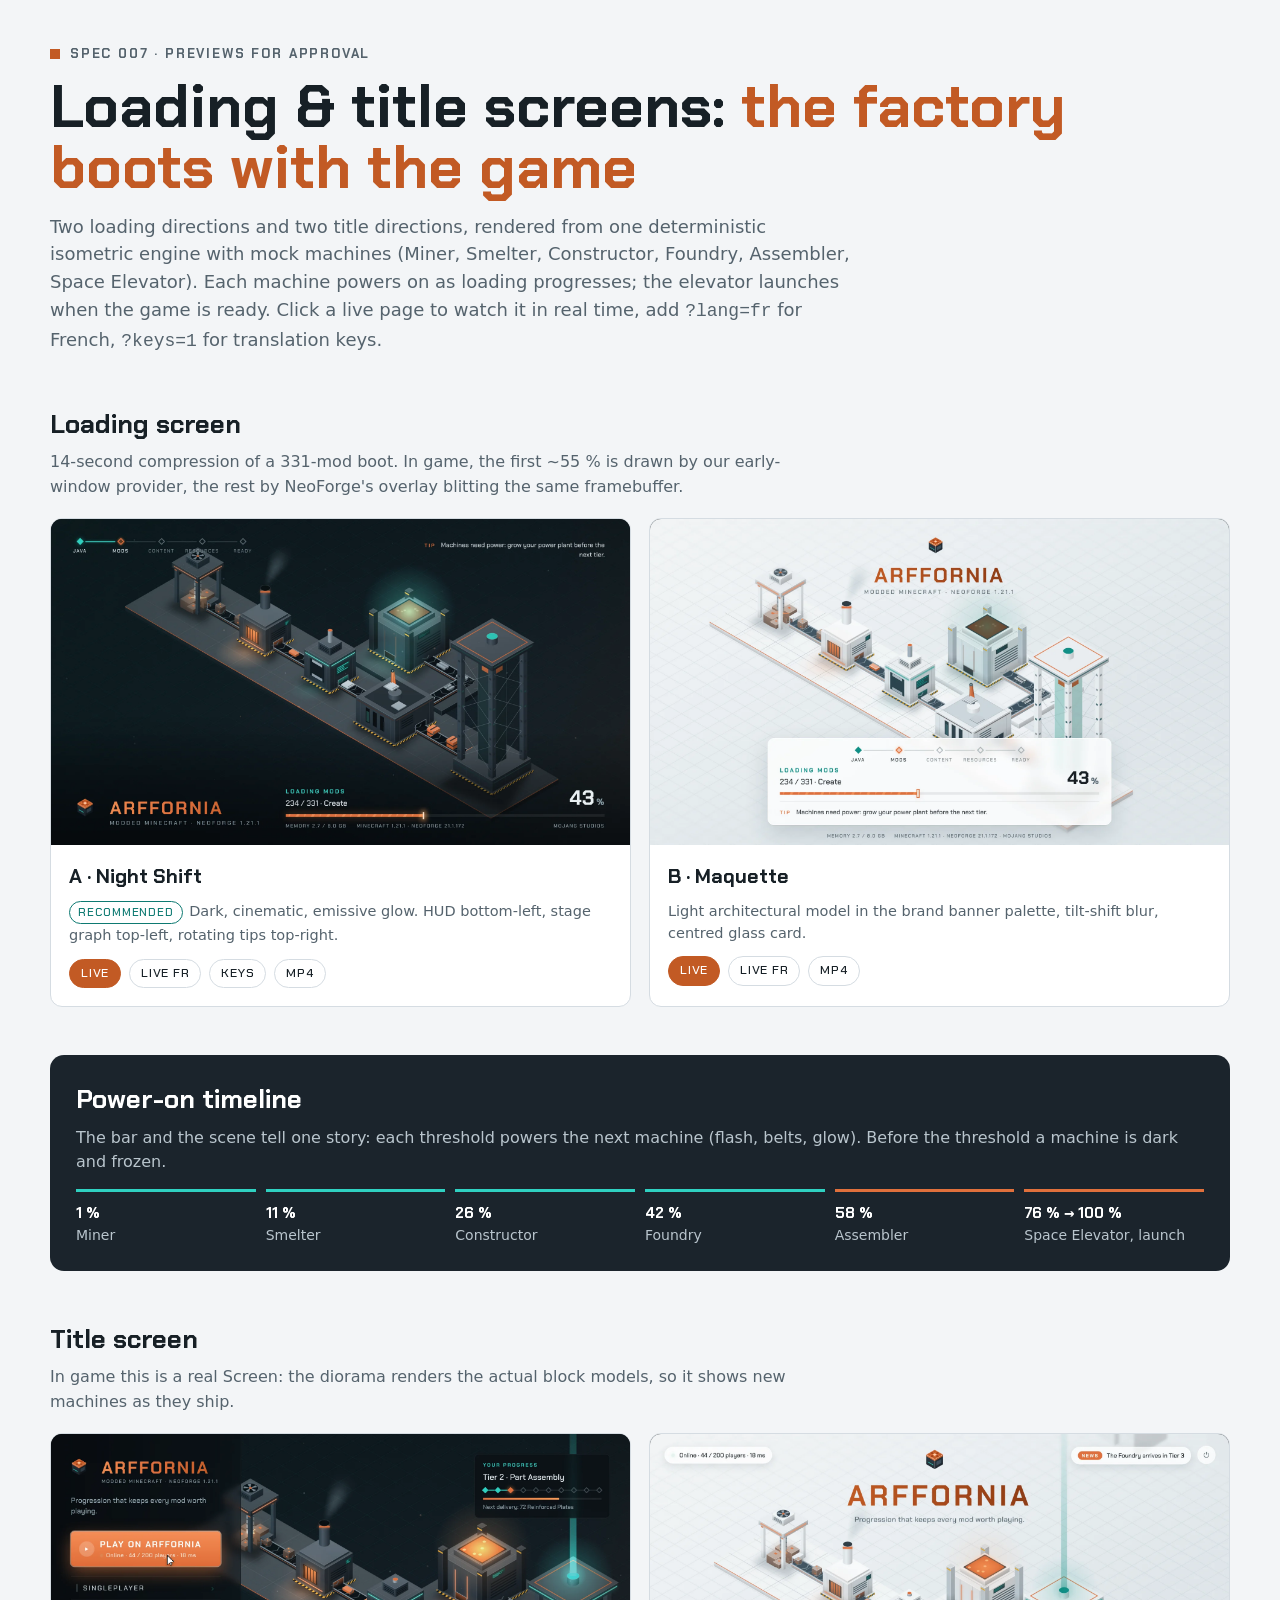
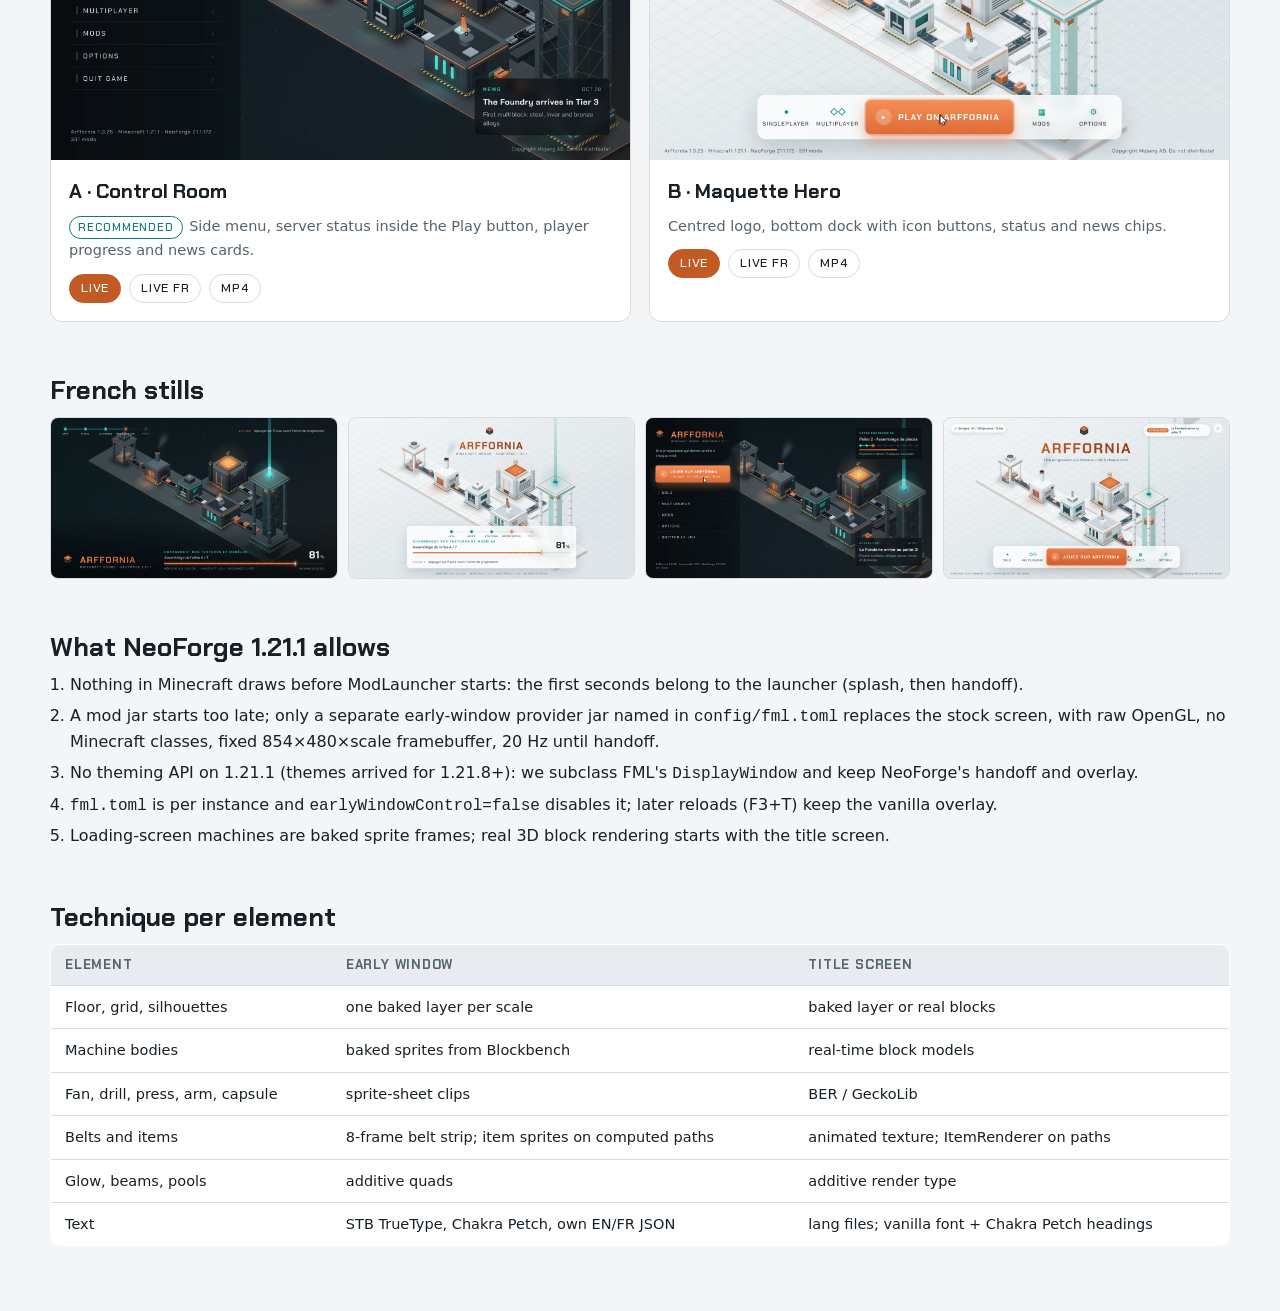
<file: docs/specs/007-loading-and-title-screen/previews/index.html>
<!doctype html>
<html lang="en">
<head>
<meta charset="utf-8">
<meta name="viewport" content="width=device-width, initial-scale=1">
<title>Arffornia Screen Previews</title>
<style>
@font-face { font-family: "Chakra Petch"; src: url("fonts/ChakraPetch-Medium.ttf") format("truetype"); font-weight: 500; }
@font-face { font-family: "Chakra Petch"; src: url("fonts/ChakraPetch-Bold.ttf") format("truetype"); font-weight: 700; }
:root{
  --bg:#f3f5f7; --panel:#ffffff; --sunk:#e8ecf0; --line:#d5dce2;
  --ink:#172026; --muted:#55636d;
  --orange:#c25a24; --orange-ink:#a8461a; --teal:#0e7a72; --belt:#1b242c; --belt-ink:#eef2f5;
  --f-display:"Chakra Petch", system-ui, sans-serif;
  --f-body:system-ui, -apple-system, "Segoe UI", sans-serif;
}
@media (prefers-color-scheme: dark){:root:not([data-theme="light"]){
  --bg:#0e1317; --panel:#151c22; --sunk:#10161b; --line:#2a333c; --ink:#e6ecef; --muted:#9aa9b3;
  --orange:#f0894a; --orange-ink:#f59a62; --teal:#3cc2b5; --belt:#0a0d12; color-scheme:dark}}
:root[data-theme="dark"]{
  --bg:#0e1317; --panel:#151c22; --sunk:#10161b; --line:#2a333c; --ink:#e6ecef; --muted:#9aa9b3;
  --orange:#f0894a; --orange-ink:#f59a62; --teal:#3cc2b5; --belt:#0a0d12; color-scheme:dark}
*{box-sizing:border-box}
body{margin:0;background:var(--bg);color:var(--ink);font-family:var(--f-body);font-size:16px;line-height:1.55;padding:0 16px}
.wrap{max-width:1180px;margin:0 auto;padding:44px 0 72px;display:flex;flex-direction:column;gap:48px}
a{color:var(--orange-ink);text-underline-offset:3px}
.eyebrow{font-family:var(--f-display);font-weight:700;letter-spacing:.14em;text-transform:uppercase;font-size:13px;color:var(--muted);display:flex;align-items:center;gap:10px}
.eyebrow::before{content:"";width:10px;height:10px;background:var(--orange)}
h1{font-family:var(--f-display);font-weight:700;font-size:clamp(34px,6vw,60px);line-height:1.02;margin:12px 0 0}
h1 span{color:var(--orange)}
.lead{color:var(--muted);max-width:70ch;font-size:18px;margin:14px 0 0}
h2{font-family:var(--f-display);font-size:26px;margin:0 0 6px}
.sub{color:var(--muted);margin:0 0 18px;max-width:75ch}
.grid{display:grid;grid-template-columns:repeat(2,minmax(0,1fr));gap:18px}
.card{background:var(--panel);border:1px solid var(--line);border-radius:12px;overflow:hidden;display:flex;flex-direction:column;min-width:0}
.card video{display:block;width:100%;aspect-ratio:16/9;background:#0b1116}
.card .body{padding:16px 18px 18px;display:flex;flex-direction:column;gap:8px}
.card h3{margin:0;font-family:var(--f-display);font-size:20px}
.card p{margin:0;color:var(--muted);font-size:14.5px}
.links{display:flex;flex-wrap:wrap;gap:8px;margin-top:4px}
.links a{font-family:var(--f-display);font-size:12.5px;letter-spacing:.06em;text-transform:uppercase;text-decoration:none;border:1px solid var(--line);border-radius:999px;padding:4px 11px;color:var(--ink)}
.links a.primary{background:var(--orange);border-color:var(--orange);color:#fff}
.tag{display:inline-block;font-family:var(--f-display);font-size:11.5px;letter-spacing:.08em;text-transform:uppercase;border:1px solid var(--teal);color:var(--teal);border-radius:999px;padding:2px 8px;margin-right:6px}
.belt{background:var(--belt);color:var(--belt-ink);border-radius:14px;padding:24px 26px}
.belt h2{color:#fff}
.steps{display:grid;grid-template-columns:repeat(6,minmax(0,1fr));gap:10px;margin-top:14px}
.step{border-top:3px solid #2fd1c1;padding-top:10px;font-size:14px;color:#b9c5cd}
.step b{display:block;font-family:var(--f-display);color:#fff;font-size:15px}
.step.late{border-color:#e0703c}
table{border-collapse:collapse;width:100%;font-size:14.5px;background:var(--panel);border:1px solid var(--line);border-radius:10px;overflow:hidden}
th,td{text-align:left;padding:10px 14px;border-top:1px solid var(--line);vertical-align:top}
th{background:var(--sunk);font-family:var(--f-display);font-size:13px;letter-spacing:.06em;text-transform:uppercase;color:var(--muted);border-top:0}
ol.lim{margin:0;padding-left:20px;display:flex;flex-direction:column;gap:6px}
.stills{display:grid;grid-template-columns:repeat(4,minmax(0,1fr));gap:10px}
.stills a{display:block;border:1px solid var(--line);border-radius:8px;overflow:hidden}
.stills img{display:block;width:100%;height:auto}
@media (max-width:820px){.grid{grid-template-columns:1fr}.steps{grid-template-columns:repeat(2,minmax(0,1fr))}.stills{grid-template-columns:repeat(2,minmax(0,1fr))}}
</style>
</head>
<body>
<div class="wrap">
  <header>
    <div class="eyebrow">Spec 007 · previews for approval</div>
    <h1>Loading &amp; title screens: <span>the factory boots with the game</span></h1>
    <p class="lead">Two loading directions and two title directions, rendered from one deterministic isometric engine with mock machines (Miner, Smelter, Constructor, Foundry, Assembler, Space Elevator). Each machine powers on as loading progresses; the elevator launches when the game is ready. Click a live page to watch it in real time, add <code>?lang=fr</code> for French, <code>?keys=1</code> for translation keys.</p>
  </header>

  <section>
    <h2>Loading screen</h2>
    <p class="sub">14-second compression of a 331-mod boot. In game, the first ~55 % is drawn by our early-window provider, the rest by NeoForge's overlay blitting the same framebuffer.</p>
    <div class="grid">
      <article class="card">
        <video src="../loading-a.en.mp4" autoplay muted loop playsinline poster="../loading-a.en.webp"></video>
        <div class="body"><h3>A · Night Shift</h3><p><span class="tag">recommended</span>Dark, cinematic, emissive glow. HUD bottom-left, stage graph top-left, rotating tips top-right.</p>
          <div class="links"><a class="primary" href="loading-a.html">Live</a><a href="loading-a.html?lang=fr">Live FR</a><a href="loading-a.html?keys=1">Keys</a><a href="../loading-a.en.mp4">MP4</a></div></div>
      </article>
      <article class="card">
        <video src="../loading-b.en.mp4" autoplay muted loop playsinline poster="../loading-b.en.webp"></video>
        <div class="body"><h3>B · Maquette</h3><p>Light architectural model in the brand banner palette, tilt-shift blur, centred glass card.</p>
          <div class="links"><a class="primary" href="loading-b.html">Live</a><a href="loading-b.html?lang=fr">Live FR</a><a href="../loading-b.en.mp4">MP4</a></div></div>
      </article>
    </div>
  </section>

  <section class="belt">
    <h2>Power-on timeline</h2>
    <p style="margin:0;color:#b9c5cd">The bar and the scene tell one story: each threshold powers the next machine (flash, belts, glow). Before the threshold a machine is dark and frozen.</p>
    <div class="steps">
      <div class="step"><b>1 %</b>Miner</div><div class="step"><b>11 %</b>Smelter</div><div class="step"><b>26 %</b>Constructor</div>
      <div class="step"><b>42 %</b>Foundry</div><div class="step late"><b>58 %</b>Assembler</div><div class="step late"><b>76 % → 100 %</b>Space Elevator, launch</div>
    </div>
  </section>

  <section>
    <h2>Title screen</h2>
    <p class="sub">In game this is a real Screen: the diorama renders the actual block models, so it shows new machines as they ship.</p>
    <div class="grid">
      <article class="card">
        <video src="../title-a.en.mp4" autoplay muted loop playsinline poster="../title-a.en.webp"></video>
        <div class="body"><h3>A · Control Room</h3><p><span class="tag">recommended</span>Side menu, server status inside the Play button, player progress and news cards.</p>
          <div class="links"><a class="primary" href="title-a.html">Live</a><a href="title-a.html?lang=fr">Live FR</a><a href="../title-a.en.mp4">MP4</a></div></div>
      </article>
      <article class="card">
        <video src="../title-b.en.mp4" autoplay muted loop playsinline poster="../title-b.en.webp"></video>
        <div class="body"><h3>B · Maquette Hero</h3><p>Centred logo, bottom dock with icon buttons, status and news chips.</p>
          <div class="links"><a class="primary" href="title-b.html">Live</a><a href="title-b.html?lang=fr">Live FR</a><a href="../title-b.en.mp4">MP4</a></div></div>
      </article>
    </div>
  </section>

  <section>
    <h2>French stills</h2>
    <div class="stills">
      <a href="../loading-a.fr.webp"><img src="../loading-a.fr.webp" alt="Loading A in French"></a>
      <a href="../loading-b.fr.webp"><img src="../loading-b.fr.webp" alt="Loading B in French"></a>
      <a href="../title-a.fr.webp"><img src="../title-a.fr.webp" alt="Title A in French"></a>
      <a href="../title-b.fr.webp"><img src="../title-b.fr.webp" alt="Title B in French"></a>
    </div>
  </section>

  <section>
    <h2>What NeoForge 1.21.1 allows</h2>
    <ol class="lim">
      <li>Nothing in Minecraft draws before ModLauncher starts: the first seconds belong to the launcher (splash, then handoff).</li>
      <li>A mod jar starts too late; only a separate early-window provider jar named in <code>config/fml.toml</code> replaces the stock screen, with raw OpenGL, no Minecraft classes, fixed 854×480×scale framebuffer, 20 Hz until handoff.</li>
      <li>No theming API on 1.21.1 (themes arrived for 1.21.8+): we subclass FML's <code>DisplayWindow</code> and keep NeoForge's handoff and overlay.</li>
      <li><code>fml.toml</code> is per instance and <code>earlyWindowControl=false</code> disables it; later reloads (F3+T) keep the vanilla overlay.</li>
      <li>Loading-screen machines are baked sprite frames; real 3D block rendering starts with the title screen.</li>
    </ol>
  </section>

  <section>
    <h2>Technique per element</h2>
    <table>
      <tr><th>Element</th><th>Early window</th><th>Title screen</th></tr>
      <tr><td>Floor, grid, silhouettes</td><td>one baked layer per scale</td><td>baked layer or real blocks</td></tr>
      <tr><td>Machine bodies</td><td>baked sprites from Blockbench</td><td>real-time block models</td></tr>
      <tr><td>Fan, drill, press, arm, capsule</td><td>sprite-sheet clips</td><td>BER / GeckoLib</td></tr>
      <tr><td>Belts and items</td><td>8-frame belt strip; item sprites on computed paths</td><td>animated texture; ItemRenderer on paths</td></tr>
      <tr><td>Glow, beams, pools</td><td>additive quads</td><td>additive render type</td></tr>
      <tr><td>Text</td><td>STB TrueType, Chakra Petch, own EN/FR JSON</td><td>lang files; vanilla font + Chakra Petch headings</td></tr>
    </table>
  </section>
</div>
</body>
</html>
</file>
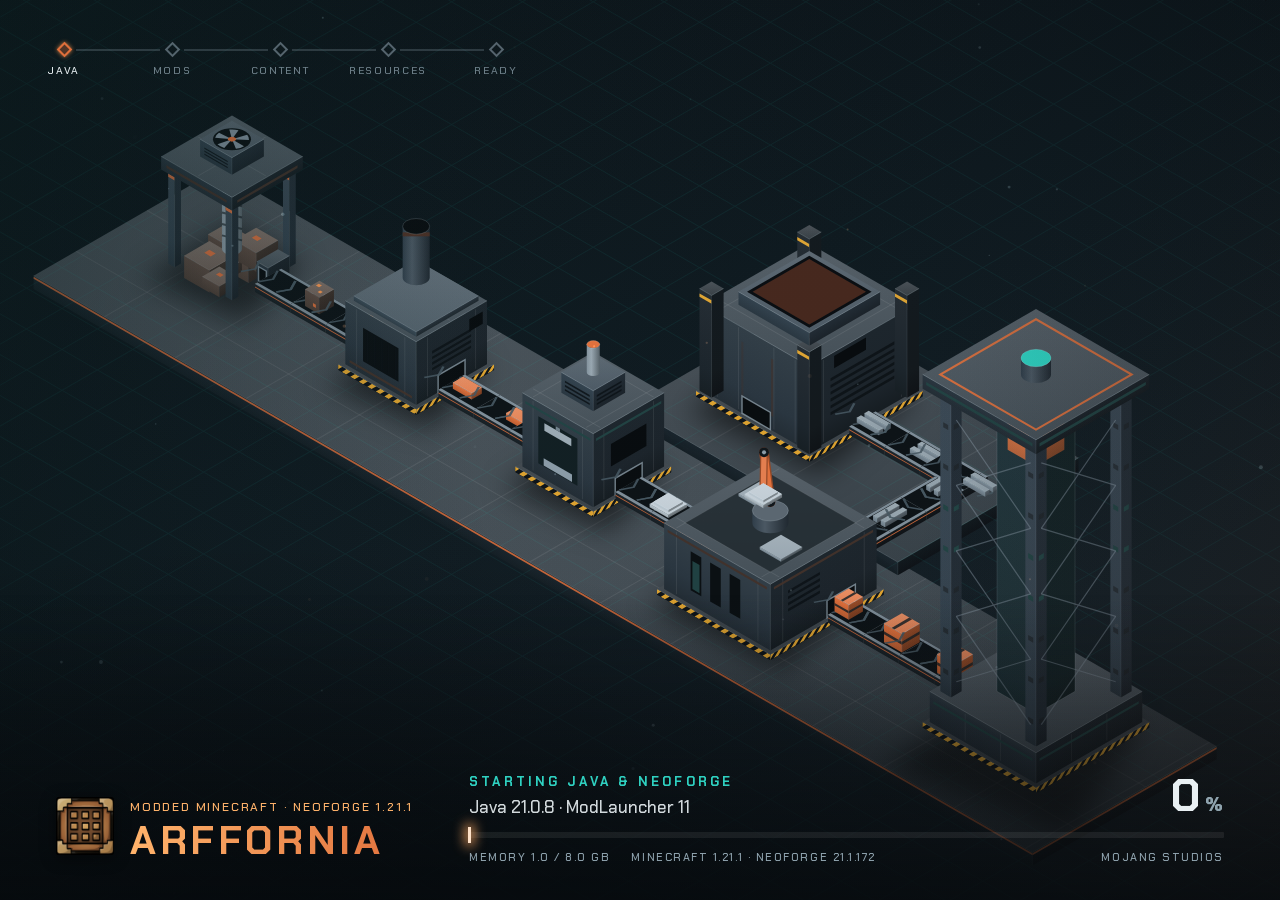
<file: docs/specs/007-loading-and-title-screen/previews/loading-a.html>
<!doctype html>
<html lang="en">
<head>
<meta charset="utf-8">
<meta name="viewport" content="width=device-width, initial-scale=1">
<title>Arffornia Loading A · Night Shift</title>
<link rel="stylesheet" href="screens.css">
</head>
<body>
<canvas id="c"></canvas>
<div id="hud"></div>
<script>window.VIEW = "loading-a";</script>
<script src="engine.js"></script>
<script src="screens.js"></script>
</body>
</html>
</file>
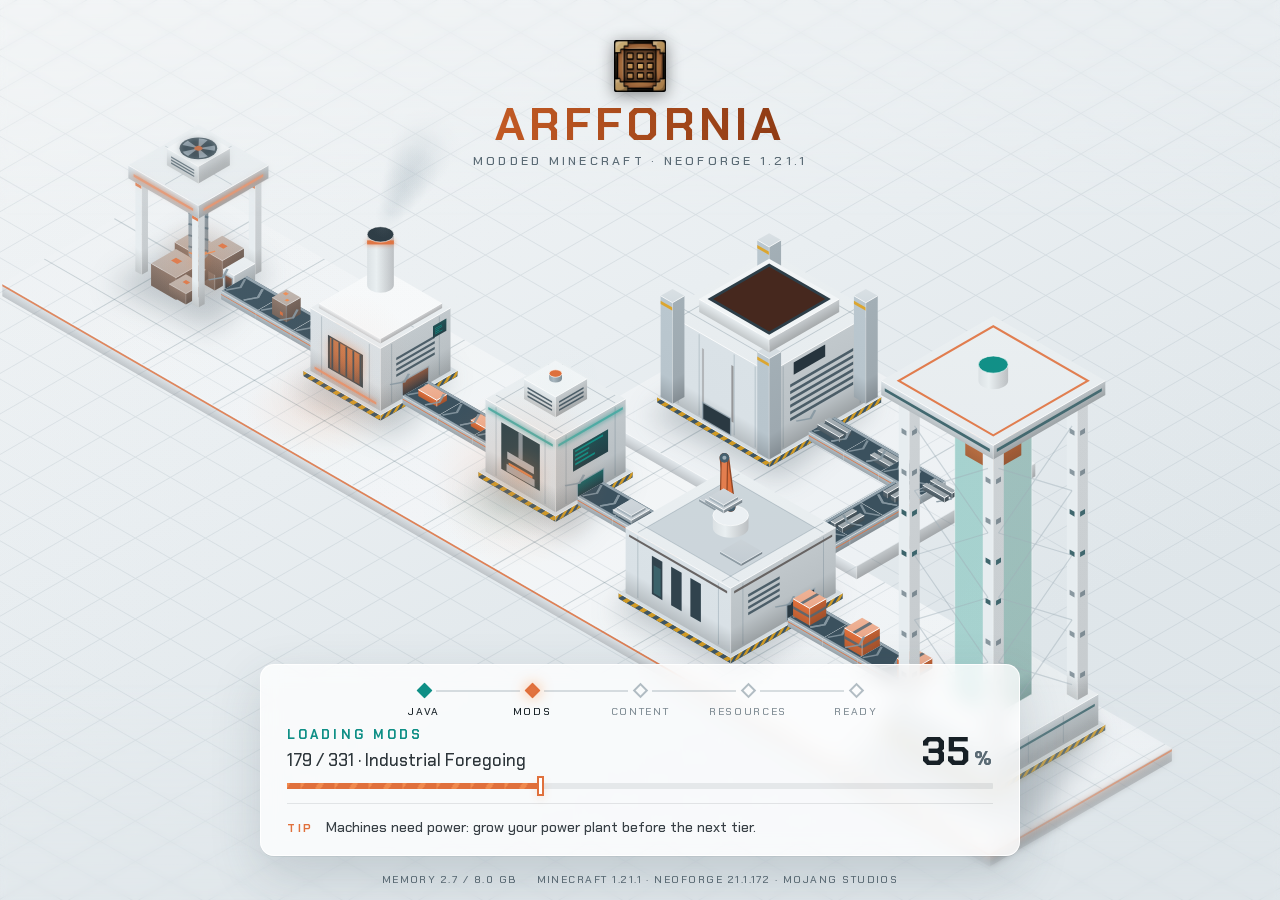
<file: docs/specs/007-loading-and-title-screen/previews/loading-b.html>
<!doctype html>
<html lang="en">
<head>
<meta charset="utf-8">
<meta name="viewport" content="width=device-width, initial-scale=1">
<title>Arffornia Loading B · Maquette</title>
<link rel="stylesheet" href="screens.css">
</head>
<body>
<canvas id="c"></canvas>
<div id="hud"></div>
<script>window.VIEW = "loading-b";</script>
<script src="engine.js"></script>
<script src="screens.js"></script>
</body>
</html>
</file>
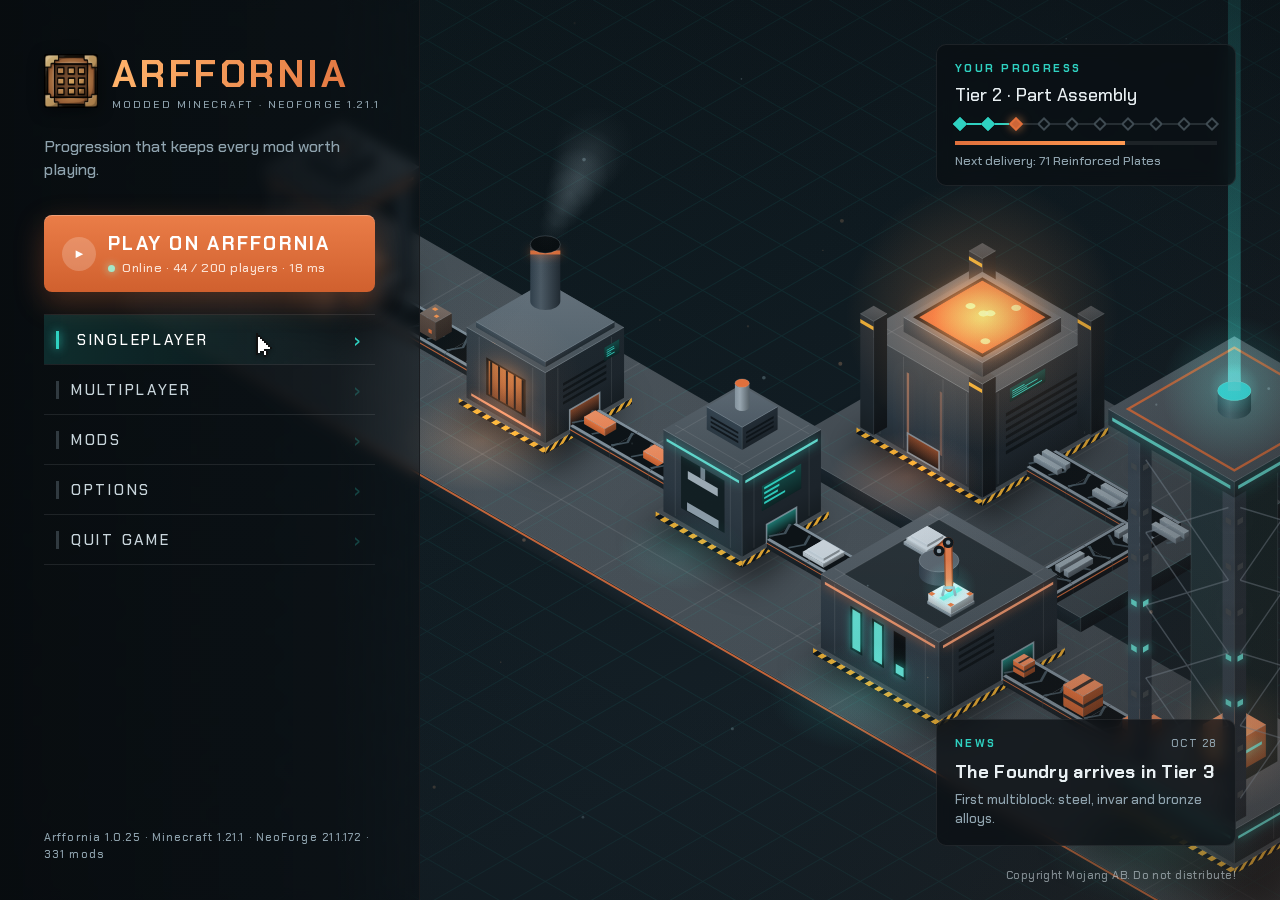
<file: docs/specs/007-loading-and-title-screen/previews/title-a.html>
<!doctype html>
<html lang="en">
<head>
<meta charset="utf-8">
<meta name="viewport" content="width=device-width, initial-scale=1">
<title>Arffornia Title A · Control Room</title>
<link rel="stylesheet" href="screens.css">
</head>
<body>
<canvas id="c"></canvas>
<div id="hud"></div>
<script>window.VIEW = "title-a";</script>
<script src="engine.js"></script>
<script src="screens.js"></script>
</body>
</html>
</file>
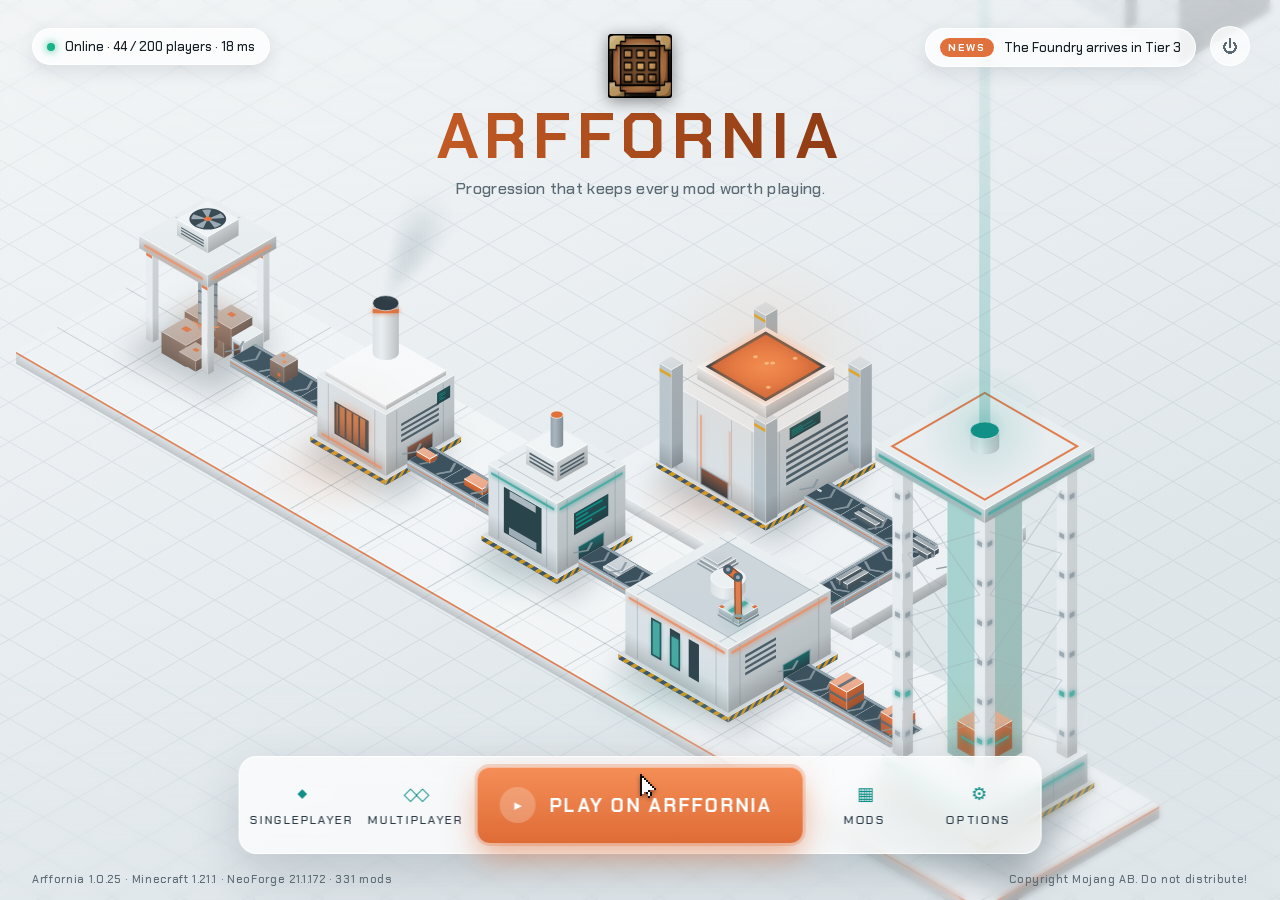
<file: docs/specs/007-loading-and-title-screen/previews/title-b.html>
<!doctype html>
<html lang="en">
<head>
<meta charset="utf-8">
<meta name="viewport" content="width=device-width, initial-scale=1">
<title>Arffornia Title B · Maquette Hero</title>
<link rel="stylesheet" href="screens.css">
</head>
<body>
<canvas id="c"></canvas>
<div id="hud"></div>
<script>window.VIEW = "title-b";</script>
<script src="engine.js"></script>
<script src="screens.js"></script>
</body>
</html>
</file>
<file: docs/specs/007-loading-and-title-screen/previews/screens.css>
/* Arffornia screen previews: HUD and menus. No CSS transitions or animations: every frame is driven from JS so recordings are deterministic. */
@font-face { font-family: "Chakra Petch"; src: url("fonts/ChakraPetch-Medium.ttf") format("truetype"); font-weight: 500; }
@font-face { font-family: "Chakra Petch"; src: url("fonts/ChakraPetch-Bold.ttf") format("truetype"); font-weight: 700; }

:root { --orange: #e0703c; --orange-hot: #ff9a52; --teal: #2fd1c1; --teal-deep: #0f8f86; --ink: #e9f0f3; --muted: #8fa3ae; --line: rgba(255,255,255,.09); --ready: 0; --intro: 1; }
* { box-sizing: border-box; }
html, body { margin: 0; height: 100%; overflow: hidden; background: #0b1116; }
body { font-family: "Chakra Petch", system-ui, sans-serif; font-weight: 500; color: var(--ink); -webkit-font-smoothing: antialiased; }
body.maquette { --ink: #172026; --muted: #5a6a74; --teal: #0f8f86; --line: rgba(23,32,38,.1); background: #e9eef1; }
#c { position: fixed; inset: 0; width: 100vw; height: 100vh; display: block; }
#hud { position: fixed; inset: 0; pointer-events: none; }
.phase { position: absolute; top: 10px; left: 50%; transform: translateX(-50%); font-size: 11px; letter-spacing: .12em; text-transform: uppercase; color: #ffd166; opacity: .8; }

/* ---------- shared bits ---------- */
.word { font-weight: 700; letter-spacing: .09em; line-height: .95; background: linear-gradient(90deg, #ffb36b, #e0703c); /* round 4: the org banner's title gradient */ -webkit-background-clip: text; background-clip: text; color: transparent; }
.maquette .word { background: linear-gradient(90deg, #c25a24, #8f3b14); -webkit-background-clip: text; background-clip: text; }
.sub { font-size: 12.5px; letter-spacing: .26em; text-transform: uppercase; color: var(--muted); margin-top: 6px; }
.dia { display: inline-block; width: 11px; height: 11px; transform: rotate(45deg); border: 2px solid rgba(143,163,174,.55); background: transparent; }
.pips { display: flex; align-items: center; }
.pip { display: flex; flex-direction: column; align-items: center; gap: 8px; width: 16px; position: relative; }
.pip span { position: absolute; top: 20px; white-space: nowrap; font-size: 10.5px; letter-spacing: .16em; text-transform: uppercase; color: var(--muted); opacity: .75; }
.pip.done .dia { background: var(--teal); border-color: var(--teal); box-shadow: 0 0 10px rgba(47,209,193,.55); }
.pip.active .dia { border-color: var(--orange); background: rgba(224,112,60, var(--pulse)); box-shadow: 0 0 calc(14px * var(--pulse)) rgba(255,154,82,.8); }
.pip.active span, .pip.done span { opacity: 1; color: var(--ink); }
.pips .link { display: block; width: 84px; height: 2px; background: rgba(143,163,174,.25); margin: 0 4px; }
.pips .link.done { background: var(--teal); box-shadow: 0 0 6px rgba(47,209,193,.5); }
.bar { position: relative; height: 6px; background: rgba(255,255,255,.07); border-radius: 1px; }
.bar .fill { position: absolute; left: 0; top: 0; bottom: 0; background: repeating-linear-gradient(-60deg, #e0703c 0 12px, #f08a4e 12px 17px); background-size: 34px 6px; box-shadow: 0 0 18px rgba(255,140,70,.45); }
.bar .head { position: absolute; top: -5px; width: 3px; height: 16px; margin-left: -1px; background: #ffe2c8; box-shadow: 0 0 12px 3px rgba(255,170,100,.85); }
.pct { font-weight: 700; font-size: 46px; line-height: 1; font-variant-numeric: tabular-nums; letter-spacing: .02em; }
.pct small { font-size: 20px; color: var(--muted); margin-left: 3px; }
.stage { font-weight: 700; font-size: 13px; letter-spacing: .24em; text-transform: uppercase; color: var(--teal); }
.detail { font-size: 17px; margin-top: 6px; color: var(--ink); opacity: .9; }
.tip b { font-weight: 700; letter-spacing: .24em; font-size: 11px; color: var(--orange); margin-right: 12px; }
.tip span { font-size: 14px; color: var(--ink); opacity: .85; }
.mem, .meta, .lb-meta { font-variant-numeric: tabular-nums; }

/* ---------- loading A: Night Shift ---------- */
.loading-a .la-top { position: absolute; top: 44px; left: 56px; right: 56px; display: flex; justify-content: space-between; align-items: flex-start; }
.loading-a .tip { max-width: 420px; text-align: right; padding-top: 2px; }
.loading-a .la-bottom { position: absolute; left: 56px; right: 56px; bottom: 36px; display: grid; grid-template-columns: auto minmax(0, 1fr); gap: 56px; align-items: end; }
.loading-a .brand { display: flex; align-items: center; gap: 16px; padding-bottom: 4px; }
.loading-a .brand .word { font-size: 40px; }
.loading-a .status .row { display: flex; justify-content: space-between; align-items: flex-end; margin-bottom: 14px; }
.loading-a .meta { display: flex; gap: 22px; margin-top: 12px; font-size: 11px; letter-spacing: .14em; text-transform: uppercase; color: var(--muted); }
.loading-a .meta .moj { margin-left: auto; }
.loading-a::before { content: ""; position: fixed; left: 0; right: 0; bottom: 0; height: 34%; z-index: 1; pointer-events: none; background: linear-gradient(rgba(6,10,13,0), rgba(6,10,13,.82)); }
.loading-a::after { content: ""; position: fixed; inset: 0; pointer-events: none; background: radial-gradient(120% 90% at 20% 110%, rgba(6,10,13,.88), rgba(6,10,13,0) 55%); }
.loading-a #hud { z-index: 2; }

/* ---------- loading B: Maquette ---------- */
.lb-tilt { position: fixed; left: 0; right: 0; height: 24%; backdrop-filter: blur(3px); -webkit-backdrop-filter: blur(3px); }
.lb-tilt.top { top: 0; -webkit-mask-image: linear-gradient(#000, transparent); mask-image: linear-gradient(#000, transparent); }
.lb-tilt.bottom { bottom: 0; -webkit-mask-image: linear-gradient(transparent, #000); mask-image: linear-gradient(transparent, #000); }
.loading-b .lb-brand { position: absolute; top: 40px; left: 0; right: 0; display: flex; flex-direction: column; align-items: center; }
.loading-b .lb-brand .word { font-size: 46px; margin-top: 6px; }
.loading-b .lb-card { position: absolute; left: 50%; bottom: 44px; width: min(760px, calc(100% - 64px)); transform: translateX(-50%); background: rgba(255,255,255,.78); backdrop-filter: blur(10px) saturate(1.2); -webkit-backdrop-filter: blur(10px); border: 1px solid rgba(255,255,255,.9); box-shadow: 0 18px 50px rgba(46,66,80,.18), 0 1px 0 rgba(23,32,38,.06); border-radius: 14px; padding: 20px 26px 18px; }
.loading-b .lb-card .pips { justify-content: center; margin-bottom: 30px; }
.loading-b .lb-card .row { display: flex; justify-content: space-between; align-items: flex-end; margin-bottom: 12px; }
.loading-b .pct { font-size: 40px; }
.loading-b .bar { background: rgba(23,32,38,.08); }
.loading-b .bar .fill { box-shadow: none; }
.loading-b .bar .head { background: #fff; box-shadow: 0 0 0 2px #e0703c, 0 4px 10px rgba(224,112,60,.4); }
.loading-b .dia { border-color: rgba(70,96,111,.4); }
.loading-b .pip.done .dia { box-shadow: none; }
.loading-b .pips .link { background: rgba(70,96,111,.2); }
.loading-b .pips .link.done { box-shadow: none; }
.loading-b .tip { margin-top: 14px; padding-top: 12px; border-top: 1px solid var(--line); }
.loading-b .lb-meta { position: absolute; left: 0; right: 0; bottom: 14px; display: flex; justify-content: center; gap: 20px; font-size: 10.5px; letter-spacing: .14em; text-transform: uppercase; color: var(--muted); }

/* ---------- title A: Control Room ---------- */
.title-a .ta-panel { position: absolute; left: 0; top: 0; bottom: 0; width: 420px; padding: 54px 44px 36px; display: flex; flex-direction: column; background: linear-gradient(90deg, rgba(8,12,15,.94), rgba(10,15,19,.80) 80%, rgba(10,15,19,.55)); border-right: 1px solid rgba(255,255,255,.06); backdrop-filter: blur(6px); -webkit-backdrop-filter: blur(6px); transform: translateX(calc((1 - var(--intro)) * -40px)); opacity: var(--intro); }
.title-a .brand { display: flex; align-items: center; gap: 14px; }
.title-a .brand .word { font-size: 38px; }
.title-a .brand .sub { font-size: 10.5px; letter-spacing: .2em; white-space: nowrap; }
.title-a .tagline { margin: 22px 0 34px; font-size: 16px; line-height: 1.45; color: var(--muted); max-width: 30ch; }
.title-a button { font: inherit; color: inherit; background: none; border: 0; text-align: left; cursor: default; }
.title-a .play { position: relative; display: grid; grid-template-columns: 34px 1fr; grid-template-rows: auto auto; column-gap: 12px; row-gap: 4px; align-items: center; padding: 16px 18px; border-radius: 8px; background: linear-gradient(180deg, #ea7d48, #d0602e); box-shadow: 0 10px 30px rgba(224,112,60,.30), inset 0 1px 0 rgba(255,255,255,.25); color: #fff; }
.title-a .play.hover { background: linear-gradient(180deg, #f58e57, #df6c37); box-shadow: 0 14px 38px rgba(255,140,70,.45), inset 0 1px 0 rgba(255,255,255,.35), 0 0 0 2px rgba(255,214,186,.55); }
.title-a .play .ico { grid-row: 1 / 3; width: 34px; height: 34px; display: grid; place-items: center; border-radius: 50%; background: rgba(255,255,255,.2); font-size: 13px; }
.title-a .play .lbl { font-weight: 700; font-size: 19px; letter-spacing: .12em; text-transform: uppercase; }
.title-a .play .srv em { font-style: normal; }
.title-a .play .srv { font-size: 12.5px; letter-spacing: .04em; color: rgba(255,240,230,.9); display: flex; align-items: center; gap: 7px; }
.title-a .play .srv i { width: 7px; height: 7px; border-radius: 50%; background: #9ff5d9; box-shadow: 0 0 8px #9ff5d9; }
.title-a .menu { display: flex; flex-direction: column; margin-top: 22px; border-top: 1px solid var(--line); }
.title-a .item { position: relative; display: flex; align-items: center; gap: 12px; height: 50px; padding: 0 12px; border-bottom: 1px solid var(--line); font-size: 15px; letter-spacing: .18em; text-transform: uppercase; color: #c9d6dc; overflow: hidden; }
.title-a .item::before { content: ""; position: absolute; inset: 0; background: linear-gradient(90deg, rgba(47,209,193,.16), rgba(47,209,193,0)); transform: scaleX(var(--h, 0)); transform-origin: left; }
.title-a .item .tick { width: 3px; height: 18px; background: rgba(143,163,174,.3); position: relative; }
.title-a .item.hover .tick { background: var(--teal); box-shadow: 0 0 10px var(--teal); }
.title-a .item span { position: relative; transform: translateX(calc(var(--h, 0) * 6px)); }
.title-a .item.hover span { color: #fff; }
.title-a .item b { margin-left: auto; position: relative; font-weight: 500; opacity: calc(.25 + var(--h, 0) * .75); color: var(--teal); font-size: 20px; }
.title-a .foot { margin-top: auto; font-size: 11px; letter-spacing: .1em; color: var(--muted); line-height: 1.6; }
.title-a .ta-card { position: absolute; right: 44px; width: 300px; padding: 16px 18px; border-radius: 10px; background: rgba(10,15,19,.72); border: 1px solid rgba(255,255,255,.08); backdrop-filter: blur(8px); -webkit-backdrop-filter: blur(8px); opacity: var(--intro); }
.title-a .ta-card.prog { top: 44px; }
.title-a .ta-card.news { bottom: 54px; }
.title-a .eyebrow { display: flex; justify-content: space-between; font-weight: 700; font-size: 11px; letter-spacing: .22em; text-transform: uppercase; color: var(--teal); }
.title-a .eyebrow time { color: var(--muted); font-weight: 500; letter-spacing: .1em; }
.title-a .tier { font-size: 18px; margin: 8px 0 12px; }
.title-a .graph { display: flex; align-items: center; margin-bottom: 12px; }
.title-a .graph b { width: 10px; height: 10px; transform: rotate(45deg); border: 2px solid rgba(143,163,174,.4); flex: none; }
.title-a .graph b.done { background: var(--teal); border-color: var(--teal); }
.title-a .graph b.active { border-color: var(--orange); background: rgba(224,112,60, var(--pulse, .8)); box-shadow: 0 0 10px rgba(255,154,82,.7); }
.title-a .graph i { flex: 1; height: 2px; background: rgba(143,163,174,.2); margin: 0 2px; }
.title-a .graph i.done { background: var(--teal); }
.title-a .pbar { height: 4px; background: rgba(255,255,255,.08); }
.title-a .pbar i { display: block; height: 100%; background: linear-gradient(90deg, #e0703c, #ff9a52); }
.title-a .next { margin-top: 8px; font-size: 12.5px; color: var(--muted); }
.title-a .news h3 { margin: 10px 0 6px; font-size: 18px; font-weight: 700; letter-spacing: .02em; }
.title-a .news p { margin: 0; font-size: 13.5px; color: var(--muted); line-height: 1.45; }
.title-a .credits { position: absolute; right: 44px; bottom: 18px; font-size: 11px; color: rgba(201,214,220,.6); letter-spacing: .04em; }

/* ---------- title B: Maquette hero ---------- */
.title-b .tb-hero { position: absolute; top: 34px; left: 0; right: 0; display: flex; flex-direction: column; align-items: center; opacity: var(--intro); transform: translateY(calc((1 - var(--intro)) * -16px)); }
.title-b .tb-hero .word { font-size: 64px; margin-top: 4px; letter-spacing: .1em; }
.title-b .tb-hero .tagline { margin: 10px 0 0; font-size: 16px; color: var(--muted); letter-spacing: .02em; }
.title-b button { font: inherit; color: inherit; border: 0; cursor: default; }
.title-b .tb-dock { position: absolute; left: 50%; bottom: 46px; transform: translateX(-50%) translateY(calc((1 - var(--intro)) * 24px)); opacity: var(--intro); display: flex; align-items: center; gap: 10px; padding: 10px; border-radius: 18px; background: rgba(255,255,255,.72); backdrop-filter: blur(12px) saturate(1.2); -webkit-backdrop-filter: blur(12px); border: 1px solid rgba(255,255,255,.95); box-shadow: 0 18px 50px rgba(46,66,80,.2); }
.title-b .side { width: 104px; height: 76px; border-radius: 12px; background: transparent; display: flex; flex-direction: column; align-items: center; justify-content: center; gap: 6px; color: #2a3a45; }
.title-b .side.hover { background: rgba(15,143,134,.1); color: #0b6f68; box-shadow: inset 0 0 0 1.5px rgba(15,143,134,.45); }
.title-b .side .glyph { font-size: 18px; color: #0f8f86; letter-spacing: -.1em; }
.title-b .side .l { font-size: 12px; letter-spacing: .14em; text-transform: uppercase; }
.title-b .play { height: 76px; padding: 0 30px 0 22px; border-radius: 12px; display: flex; align-items: center; gap: 14px; color: #fff; background: linear-gradient(180deg, #ea7d48, #d0602e); box-shadow: 0 10px 24px rgba(224,112,60,.35), inset 0 1px 0 rgba(255,255,255,.3); }
.title-b .play.hover { background: linear-gradient(180deg, #f58e57, #df6c37); box-shadow: 0 14px 30px rgba(224,112,60,.5), inset 0 1px 0 rgba(255,255,255,.4), 0 0 0 3px rgba(224,112,60,.25); }
.title-b .play .ico { width: 36px; height: 36px; border-radius: 50%; display: grid; place-items: center; background: rgba(255,255,255,.22); font-size: 13px; }
.title-b .play .l { white-space: nowrap; font-weight: 700; font-size: 19px; letter-spacing: .12em; text-transform: uppercase; }
.title-b .tb-chip { position: absolute; top: 28px; display: flex; align-items: center; gap: 10px; padding: 9px 14px; border-radius: 999px; background: rgba(255,255,255,.75); border: 1px solid rgba(255,255,255,.95); box-shadow: 0 6px 18px rgba(46,66,80,.12); font-size: 13px; opacity: var(--intro); max-width: 300px; }
.title-b .tb-chip.srv { left: 32px; }
.title-b .tb-chip.srv i { width: 8px; height: 8px; border-radius: 50%; background: #18b38a; box-shadow: 0 0 8px #18b38a; flex: none; }
.title-b .tb-chip.news { right: 84px; }
.title-b .tb-chip.news b { font-weight: 700; font-size: 10.5px; letter-spacing: .2em; text-transform: uppercase; color: #fff; background: #e0703c; padding: 3px 8px; border-radius: 999px; }
.title-b .tb-quit { position: absolute; top: 26px; right: 30px; width: 40px; height: 40px; border-radius: 50%; background: rgba(255,255,255,.75); border: 1px solid rgba(255,255,255,.95); color: #5a6a74; font-size: 16px; }
.title-b .tb-foot { position: absolute; left: 32px; right: 32px; bottom: 14px; display: flex; justify-content: space-between; font-size: 11px; color: #5a6a74; letter-spacing: .06em; }

/* cursor (Minecraft-like pixel arrow) */
.cursor { position: absolute; left: 0; top: 0; width: 18px; height: 26px; z-index: 10; background: url("data:image/svg+xml,%3Csvg xmlns='http://www.w3.org/2000/svg' viewBox='0 0 9 13' shape-rendering='crispEdges'%3E%3Cpath d='M0 0h1v1h1v1h1v1h1v1h1v1h1v1h1v1h1v1H5v1h1v2H5v1H4v-2H3v-1H2v1H1v1H0z' fill='%23111'/%3E%3Cpath d='M1 2h1v1h1v1h1v1h1v1h1v1h1v1H4v1h1v2H4v-2H3V9H2v1H1z' fill='%23fff'/%3E%3C/svg%3E") no-repeat 0 0 / contain; filter: drop-shadow(0 2px 2px rgba(0,0,0,.4)); }

/* text-fit rule from the spec: long French labels shrink one step instead of wrapping */
.lang-fr.title-a .play .lbl { font-size: 16px; letter-spacing: .1em; white-space: nowrap; }
.lang-fr .detail { font-size: 16px; }
.ready .bar .fill { background: repeating-linear-gradient(-60deg, #2fd1c1 0 12px, #63e3d6 12px 17px); box-shadow: 0 0 18px rgba(47,209,193,.5); }
.maquette.ready .bar .fill { background: repeating-linear-gradient(-60deg, #0f8f86 0 12px, #23a89e 12px 17px); box-shadow: none; }
.ready .pct { color: var(--teal); }

/* ---------- round 4: banner eyebrow + "Did you know?" card with a rotating micro-factory vignette */
.loading-a .brand .sub { color: #ffb36b; letter-spacing: .15em; font-size: 12px; margin: 0 0 6px; }
.loading-a .brand .stack { display: flex; flex-direction: column-reverse; }
.loading-a .la-top .tip { display: none; }
.dyk { position: absolute; top: 318px; left: 56px; width: 320px; border-radius: 10px; overflow: hidden; background: rgba(10, 16, 20, .72); border: 1px solid rgba(143, 163, 174, .18); box-shadow: 0 14px 40px rgba(0, 0, 0, .45); }
.dyk canvas { display: block; width: 320px; height: 136px; }
.dyk .txt { padding: 12px 16px 14px; }
.dyk p { height: calc(3 * 1.4em); } /* review: fixed at three lines so the card never jumps */
.dyk .lab { display: flex; justify-content: space-between; align-items: center; font-weight: 700; font-size: 10.5px; letter-spacing: .24em; text-transform: uppercase; color: #ffb36b; }
.dyk .dots { display: flex; gap: 6px; align-items: center; } .dyk .dots i { width: 16px; height: 3px; border-radius: 2px; background: rgba(143, 163, 174, .3); overflow: hidden; position: relative; }
.dyk .dots i b { position: absolute; inset: 0; width: 0; background: #ffb36b; }
.dyk .dots i.done { background: rgba(255, 179, 107, .6); }
.dyk p { margin: 8px 0 0; font-size: 14.5px; line-height: 1.4; color: var(--ink); }
.dyk .name { position: absolute; left: 12px; top: 10px; font-size: 10px; letter-spacing: .2em; text-transform: uppercase; color: rgba(230, 236, 239, .75); background: rgba(10, 16, 20, .6); padding: 3px 7px; border-radius: 4px; }
.dyk .dots i.on { width: 24px; background: rgba(255, 179, 107, .35); } /* review: the active tip is a longer, filling orange dash */
</file>
